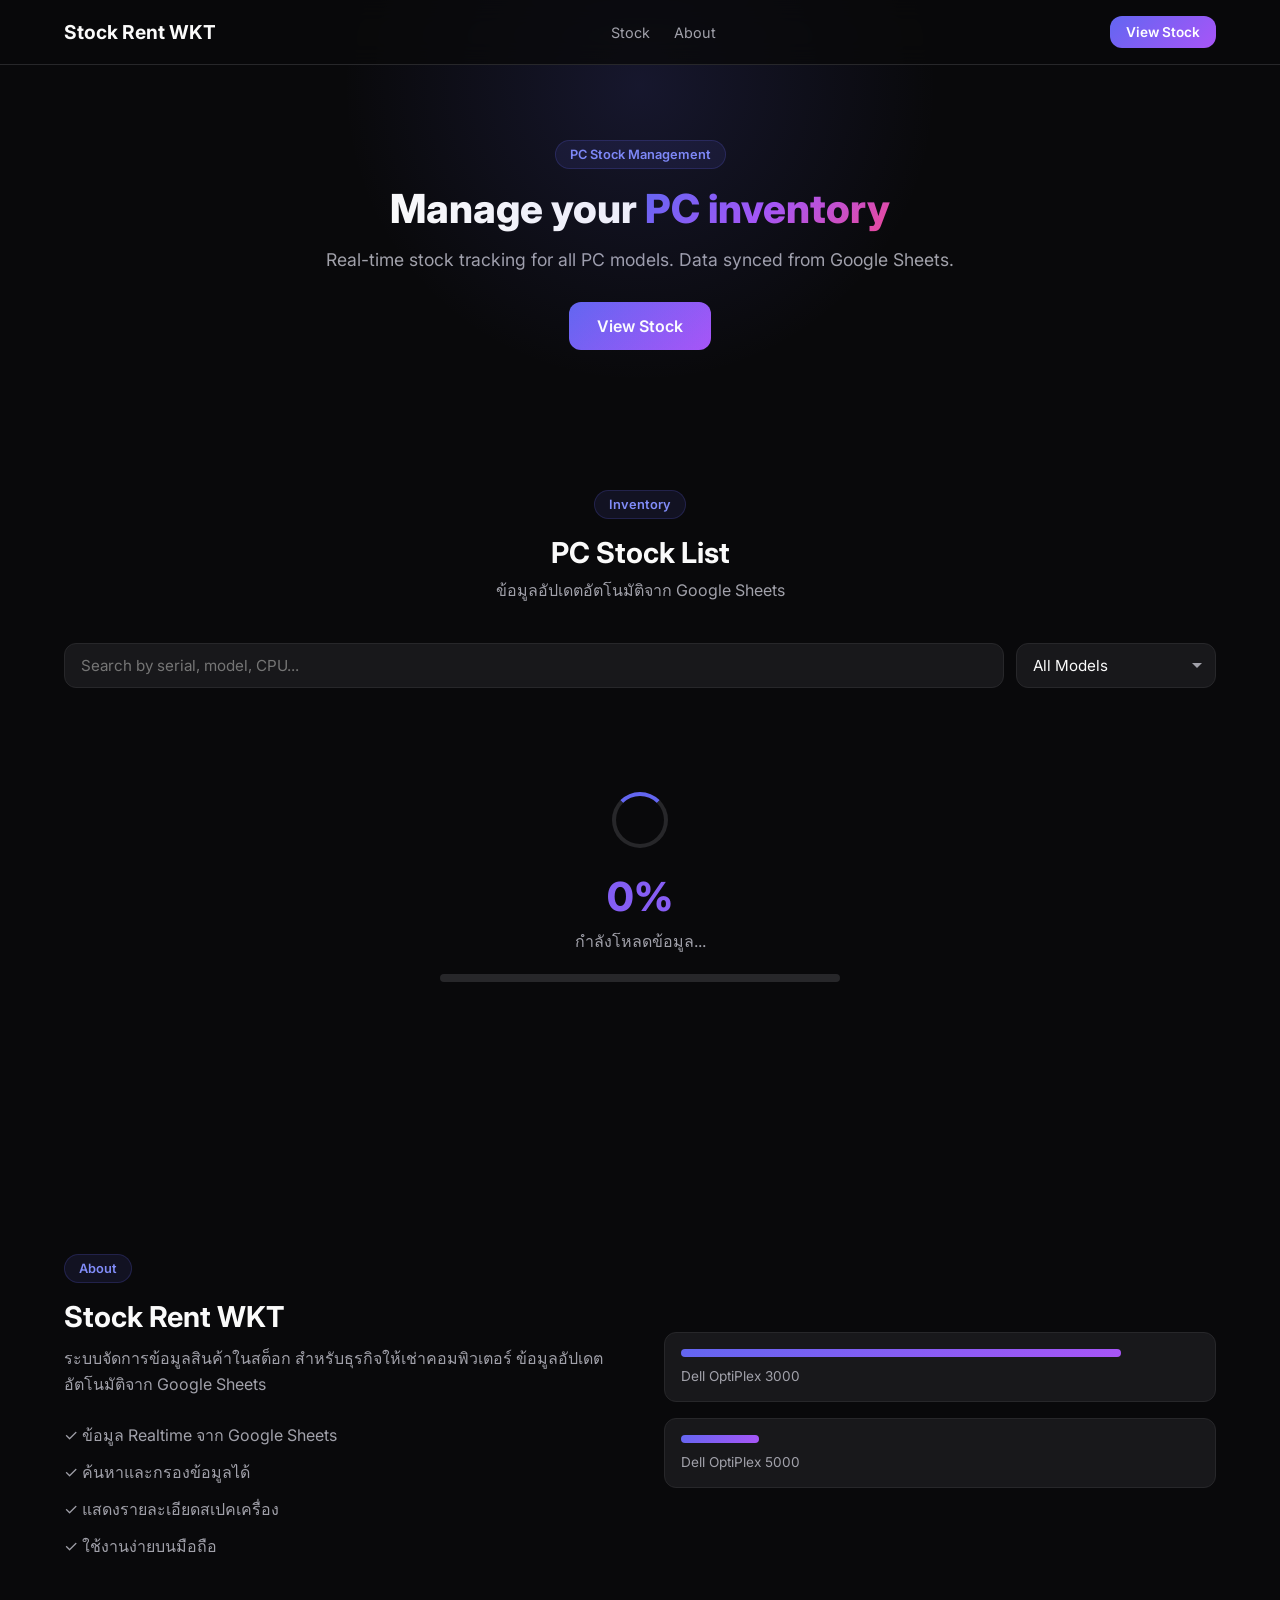
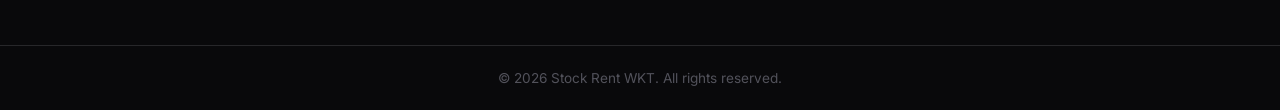
<file: index.html>
<!DOCTYPE html>
<html lang="th">
<head>
  <meta charset="UTF-8">
  <meta name="viewport" content="width=device-width, initial-scale=1.0">
  <title>Stock Rent WKT - PC Inventory</title>
  <link href="https://fonts.googleapis.com/css2?family=Inter:wght@400;500;600;700;800&display=swap" rel="stylesheet">
  <style>
    * { margin: 0; padding: 0; box-sizing: border-box; }
    body { font-family: 'Inter', sans-serif; background: #09090b; color: #fafafa; min-height: 100vh; }
    .navbar { position: fixed; top: 0; left: 0; right: 0; z-index: 100; padding: 16px 0; background: rgba(9,9,11,0.8); backdrop-filter: blur(12px); border-bottom: 1px solid #27272a; }
    .container { max-width: 1200px; margin: 0 auto; padding: 0 24px; }
    .nav-container { display: flex; align-items: center; justify-content: space-between; }
    .logo { font-size: 1.2rem; font-weight: 700; color: #fafafa; text-decoration: none; }
    .nav-links { display: flex; gap: 24px; list-style: none; }
    .nav-links a { color: #a1a1aa; text-decoration: none; font-size: 0.9rem; transition: color 0.2s; }
    .nav-links a:hover { color: #fafafa; }
    .mobile-toggle { display: none; background: none; border: none; cursor: pointer; padding: 8px; }
    .mobile-toggle span { display: block; width: 20px; height: 2px; background: #fafafa; margin: 4px 0; }
    .hero { padding: 140px 0 80px; text-align: center; position: relative; overflow: hidden; }
    .hero-glow { position: absolute; top: -50%; left: 50%; transform: translateX(-50%); width: 600px; height: 600px; background: radial-gradient(circle, rgba(99,102,241,0.15), transparent 70%); pointer-events: none; }
    .badge { display: inline-block; padding: 6px 14px; border-radius: 20px; font-size: 0.8rem; font-weight: 600; background: rgba(99,102,241,0.1); color: #818cf8; border: 1px solid rgba(99,102,241,0.2); margin-bottom: 16px; }
    .hero h1 { font-size: 2.5rem; font-weight: 800; line-height: 1.2; margin-bottom: 16px; }
    .gradient-text { background: linear-gradient(135deg, #6366f1, #a855f7, #ec4899); -webkit-background-clip: text; -webkit-text-fill-color: transparent; }
    .hero-desc { color: #a1a1aa; font-size: 1.1rem; margin-bottom: 32px; }
    .btn { display: inline-flex; align-items: center; padding: 12px 24px; border-radius: 12px; font-weight: 600; font-size: 0.95rem; cursor: pointer; border: none; font-family: inherit; text-decoration: none; transition: all 0.2s; }
    .btn-primary { background: linear-gradient(135deg, #6366f1, #a855f7); color: #fff; }
    .btn-primary:hover { transform: translateY(-1px); box-shadow: 0 0 30px rgba(99,102,241,0.5); }
    .stock-section { padding: 60px 0 100px; }
    .section-header { text-align: center; margin-bottom: 40px; }
    .section-header h2 { font-size: 1.8rem; font-weight: 700; margin-bottom: 8px; }
    .section-desc { color: #a1a1aa; }
    .controls { display: flex; gap: 12px; margin-bottom: 24px; flex-wrap: wrap; }
    .search-box { flex: 1; min-width: 200px; }
    .search-box input { width: 100%; padding: 12px 16px; border-radius: 12px; border: 1px solid #27272a; background: #18181b; color: #fafafa; font-size: 0.95rem; font-family: inherit; outline: none; }
    .search-box input:focus { border-color: #6366f1; }
    .filter-select { padding: 12px 16px; border-radius: 12px; border: 1px solid #27272a; background: #18181b; color: #fafafa; font-size: 0.95rem; font-family: inherit; outline: none; cursor: pointer; min-width: 200px; appearance: none; -webkit-appearance: none; background-image: url("data:image/svg+xml,%3Csvg xmlns='http://www.w3.org/2000/svg' width='12' height='12' viewBox='0 0 12 12'%3E%3Cpath fill='%23a1a1aa' d='M6 8L1 3h10z'/%3E%3C/svg%3E"); background-repeat: no-repeat; background-position: right 12px center; padding-right: 36px; }
    .loading { text-align: center; padding: 80px 0; }
    .spinner { width: 56px; height: 56px; border: 4px solid #27272a; border-top-color: #6366f1; border-radius: 50%; animation: spin 0.8s linear infinite; margin: 0 auto 24px; }
    @keyframes spin { to { transform: rotate(360deg); } }
    .loading .pct { font-size: 2.5rem; font-weight: 800; background: linear-gradient(135deg, #6366f1, #a855f7); -webkit-background-clip: text; -webkit-text-fill-color: transparent; margin-bottom: 8px; }
    .loading .sub { color: #a1a1aa; font-size: 1rem; margin-bottom: 20px; }
    .loading .detail { color: #52525b; font-size: 0.85rem; margin-top: 12px; }
    .progress-bar { width: 100%; max-width: 400px; height: 8px; background: #27272a; border-radius: 4px; margin: 0 auto; overflow: hidden; }
    .progress-fill { height: 100%; background: linear-gradient(135deg, #6366f1, #a855f7, #ec4899); border-radius: 4px; transition: width 0.3s ease; }
    .stock-table-wrapper { overflow-x: auto; border: 1px solid #27272a; border-radius: 16px; background: #18181b; }
    .stock-table { width: 100%; border-collapse: collapse; font-size: 0.9rem; }
    .stock-table th { padding: 14px 16px; text-align: left; font-weight: 600; color: #a1a1aa; background: #0f0f11; border-bottom: 1px solid #27272a; white-space: nowrap; }
    .stock-table td { padding: 12px 16px; border-bottom: 1px solid #1f1f23; }
    .stock-table tr:hover td { background: #1f1f23; }
    .serial-badge { display: inline-block; padding: 4px 10px; border-radius: 8px; background: rgba(99,102,241,0.1); color: #818cf8; font-size: 0.85rem; font-weight: 500; }
    .ram-badge { display: inline-block; padding: 4px 10px; border-radius: 8px; background: rgba(34,197,94,0.1); color: #22c55e; font-size: 0.85rem; font-weight: 500; }
    .defect-badge { display: inline-block; padding: 4px 10px; border-radius: 8px; background: rgba(239,68,68,0.1); color: #ef4444; font-size: 0.85rem; font-weight: 500; }
    .no-results { text-align: center; padding: 60px 0; color: #a1a1aa; }
    .about { padding: 80px 0; }
    .about-grid { display: grid; grid-template-columns: 1fr 1fr; gap: 48px; align-items: center; }
    .about-content h2 { font-size: 1.8rem; font-weight: 700; margin-bottom: 12px; }
    .about-content p { color: #a1a1aa; margin-bottom: 20px; line-height: 1.6; }
    .about-list { list-style: none; }
    .about-list li { padding: 6px 0; color: #a1a1aa; }
    .about-visual { display: flex; flex-direction: column; gap: 16px; }
    .visual-card { background: #18181b; border: 1px solid #27272a; border-radius: 12px; padding: 16px; }
    .visual-bar { height: 8px; background: linear-gradient(135deg, #6366f1, #a855f7); border-radius: 4px; margin-bottom: 8px; }
    .visual-card span { font-size: 0.85rem; color: #a1a1aa; }
    .footer { padding: 24px 0; border-top: 1px solid #27272a; text-align: center; color: #52525b; font-size: 0.85rem; }
    @media (max-width: 768px) {
      .hero h1 { font-size: 1.8rem; }
      .about-grid { grid-template-columns: 1fr; }
      .mobile-toggle { display: block; }
      .nav-links { display: none; }
    }
  </style>
</head>
<body>
  <nav class="navbar" id="navbar">
    <div class="container nav-container">
      <a href="#" class="logo">Stock Rent WKT</a>
      <ul class="nav-links" id="navLinks">
        <li><a href="#stock">Stock</a></li>
        <li><a href="#about">About</a></li>
      </ul>
      <a href="#stock" class="btn btn-primary" style="padding:8px 16px;font-size:0.85rem">View Stock</a>
      <button class="mobile-toggle" id="mobileToggle" aria-label="Menu">
        <span></span><span></span><span></span>
      </button>
    </div>
  </nav>

  <header class="hero">
    <div class="container">
      <div class="hero-content">
        <span class="badge">PC Stock Management</span>
        <h1>Manage your <span class="gradient-text">PC inventory</span></h1>
        <p class="hero-desc">Real-time stock tracking for all PC models. Data synced from Google Sheets.</p>
        <div class="hero-actions">
          <a href="#stock" class="btn btn-primary" style="padding:14px 28px;font-size:1rem">View Stock</a>
        </div>
      </div>
    </div>
    <div class="hero-glow"></div>
  </header>

  <section class="stock-section" id="stock">
    <div class="container">
      <div class="section-header">
        <span class="badge">Inventory</span>
        <h2>PC Stock List</h2>
        <p class="section-desc">ข้อมูลอัปเดตอัตโนมัติจาก Google Sheets</p>
      </div>

      <div class="controls">
        <div class="search-box">
          <input type="text" id="searchInput" placeholder="Search by serial, model, CPU...">
        </div>
        <div class="filter-select-wrap">
          <select class="filter-select" id="filterSelect">
            <option value="all">All Models</option>
          </select>
        </div>
      </div>

      <div class="loading" id="loading">
        <div class="spinner"></div>
        <div class="pct" id="loadPct">0%</div>
        <div class="sub" id="loadSub">กำลังโหลดข้อมูล...</div>
        <div class="progress-bar"><div class="progress-fill" id="loadBar" style="width:0%"></div></div>
        <div class="detail" id="loadDetail"></div>
      </div>

      <div class="stock-table-wrapper" id="stockTableWrapper" style="display:none">
        <table class="stock-table">
          <thead>
            <tr>
              <th>#</th>
              <th>Model</th>
              <th>Serial Number</th>
              <th>CPU</th>
              <th>RAM</th>
              <th>GPU</th>
              <th>Storage</th>
              <th>ตำหนิ</th>
            </tr>
          </thead>
          <tbody id="stockTableBody"></tbody>
        </table>
      </div>

      <div class="no-results" id="noResults" style="display:none">
        <p>ไม่พบข้อมูลที่ค้นหา</p>
      </div>
    </div>
  </section>

  <section class="about" id="about">
    <div class="container">
      <div class="about-grid">
        <div class="about-content">
          <span class="badge">About</span>
          <h2>Stock Rent WKT</h2>
          <p>ระบบจัดการข้อมูลสินค้าในสต็อก สำหรับธุรกิจให้เช่าคอมพิวเตอร์ ข้อมูลอัปเดตอัตโนมัติจาก Google Sheets</p>
          <ul class="about-list">
            <li>&#10003; ข้อมูล Realtime จาก Google Sheets</li>
            <li>&#10003; ค้นหาและกรองข้อมูลได้</li>
            <li>&#10003; แสดงรายละเอียดสเปคเครื่อง</li>
            <li>&#10003; ใช้งานง่ายบนมือถือ</li>
          </ul>
        </div>
        <div class="about-visual">
          <div class="visual-card">
            <div class="visual-bar" style="width: 85%"></div>
            <span>Dell OptiPlex 3000</span>
          </div>
          <div class="visual-card">
            <div class="visual-bar" style="width: 15%"></div>
            <span>Dell OptiPlex 5000</span>
          </div>
        </div>
      </div>
    </div>
  </section>

  <footer class="footer">
    <div class="container">
      <p>&copy; 2026 Stock Rent WKT. All rights reserved.</p>
    </div>
  </footer>

  <script>
  (function() {
    var allData = [];
    var currentFilter = 'all';
    var loadPct = document.getElementById('loadPct');
    var loadSub = document.getElementById('loadSub');
    var loadBar = document.getElementById('loadBar');
    var loadDetail = document.getElementById('loadDetail');

    document.getElementById('mobileToggle').onclick = function() {
      var nl = document.getElementById('navLinks');
      nl.style.display = nl.style.display === 'flex' ? 'none' : 'flex';
      if (nl.style.display === 'flex') { nl.style.flexDirection='column';nl.style.position='absolute';nl.style.top='100%';nl.style.left='0';nl.style.right='0';nl.style.background='rgba(9,9,11,0.95)';nl.style.padding='24px';nl.style.gap='16px'; }
    };
    document.querySelectorAll('a[href^="#"]').forEach(function(a) {
      a.onclick = function(e) { e.preventDefault(); var t = document.querySelector(a.getAttribute('href')); if (t) t.scrollIntoView({behavior:'smooth'}); };
    });
    document.getElementById('searchInput').oninput = renderTable;

    function csvRow(line) {
      var v=[],cur='',inQ=false;
      for(var c=0;c<line.length;c++){var ch=line[c];if(inQ){if(ch==='"'){if(c+1<line.length&&line[c+1]==='"'){cur+='"';c++;}else inQ=false;}else cur+=ch;}else{if(ch==='"')inQ=true;else if(ch===','){v.push(cur);cur='';}else cur+=ch;}}
      v.push(cur); return v;
    }

    function parseCSV(csv) {
      csv = csv.replace(/\r\n/g, '\n');
      var lines = csv.trim().split('\n');
      if (lines.length < 2) return [];
      var h = csvRow(lines[0]).map(function(x){return x.trim();});
      var mI=-1,sI=-1,rI=-1,stI=-1,dI=-1;
      for(var i=0;i<h.length;i++){
        if(h[i]==='Model')mI=i;else if(h[i]==='S/N')sI=i;else if(h[i]==='CPU')rI=i;
        else if(h[i]==='Ram')rI=i;else if(h[i]==='Storage')stI=i;else if(h[i]==='Defect')dI=i;
      }
      if(sI<0)return[];
      rI=h.indexOf('CPU');var raI=h.indexOf('Ram');stI=h.indexOf('Storage');
      var data=[];
      for(var i=1;i<lines.length;i++){
        if(!lines[i].trim())continue;
        var v=csvRow(lines[i]);
        var sn=(v[sI]||'').trim();if(!sn)continue;
        data.push({
          'Serial Number':sn,
          'CPU':rI>=0?(v[rI]||'').trim():'',
          'Ram':raI>=0?(v[raI]||'').trim():'',
          'Storage':stI>=0?(v[stI]||'').trim():'',
          'GPU':'',
          'Model':mI>=0?(v[mI]||'').trim():'',
          'ตำหนิ':dI>=0?(v[dI]||'').trim():'',
          '_sheetName':mI>=0?(v[mI]||'').trim():''
        });
      }
      return data;
    }

    function buildDropdown(names) {
      var cm={};
      allData.forEach(function(r){var n=r._sheetName||'?';cm[n]=(cm[n]||0)+1;});
      var fs=document.getElementById('filterSelect');
      fs.innerHTML='<option value="all">All Models ('+allData.length+')</option>';
      names.sort().forEach(function(n){
        var o=document.createElement('option');o.value=n;o.textContent=n+' ('+(cm[n]||0)+')';fs.appendChild(o);
      });
      fs.onchange=function(){currentFilter=fs.value;renderTable();};
    }

    function renderTable() {
      var s=document.getElementById('searchInput').value.toLowerCase();
      var f=allData;
      if(currentFilter!=='all')f=f.filter(function(d){return d._sheetName===currentFilter;});
      if(s)f=f.filter(function(d){return d['Serial Number']&&Object.values(d).some(function(v){return String(v).toLowerCase().indexOf(s)!==-1;});});
      var tw=document.getElementById('stockTableWrapper'),nr=document.getElementById('noResults');
      if(f.length===0){tw.style.display='none';nr.style.display='';return;}
      nr.style.display='none';tw.style.display='';
      var h=[];
      for(var i=0;i<f.length;i++){
        var r=f[i],df=r['ตำหนิ']||'',hs=r['CPU']||r['Ram'];
        h.push('<tr><td>'+(i+1)+'</td><td><span class="serial-badge">'+(r['Model']||'-')+'</span></td><td><span class="serial-badge">'+(r['Serial Number']||'-')+'</span></td><td>'+(r['CPU']||'-')+'</td><td><span class="ram-badge">'+(r['Ram']||'-')+'</span></td><td>'+(r['GPU']||'-')+'</td><td>'+(r['Storage']||'-')+'</td><td>'+(df?'<span class="defect-badge">'+df+'</span>':(hs?'<span style="color:#22c55e">OK</span>'))+'</td></tr>');
      }
      document.getElementById('stockTableBody').innerHTML=h.join('');
    }

    function setProgress(pct,sub,detail) {
      loadPct.textContent=pct+'%';loadSub.textContent=sub;loadBar.style.width=pct+'%';if(detail)loadDetail.textContent=detail;
    }

    var RAW_CSV_B64 = '[base64]';
    function init() {
      try {
        setProgress(10,'กำลังถอดรหัสข้อมูล...','');
        var raw;
        if (RAW_CSV_B64) {
          raw = decodeURIComponent(escape(atob(RAW_CSV_B64)));
        } else {
          raw = '';
        }
        setProgress(30,'กำลังแปลงข้อมูล...','');
        allData = parseCSV(raw);
        if (allData.length === 0) { loadPct.textContent='!'; loadSub.textContent='No data found'; return; }
      var sn=[],se={};
      allData.forEach(function(r){if(r._sheetName&&!se[r._sheetName]){se[r._sheetName]=true;sn.push(r._sheetName);}});
        buildDropdown(sn);
        setProgress(100,'เสร็จสิ้น! '+allData.length+' รายการ','');
        document.getElementById('loading').style.display='none';
        document.getElementById('stockTableWrapper').style.display='';
        renderTable();
      } catch(e) {
        loadPct.textContent='!';
        loadSub.textContent='Error: ' + e.message;
        loadDetail.textContent = e.stack || '';
        console.error('Init error:', e);
      }
    }
    init();
  })();
  </script>
</body>
</html>
</file>
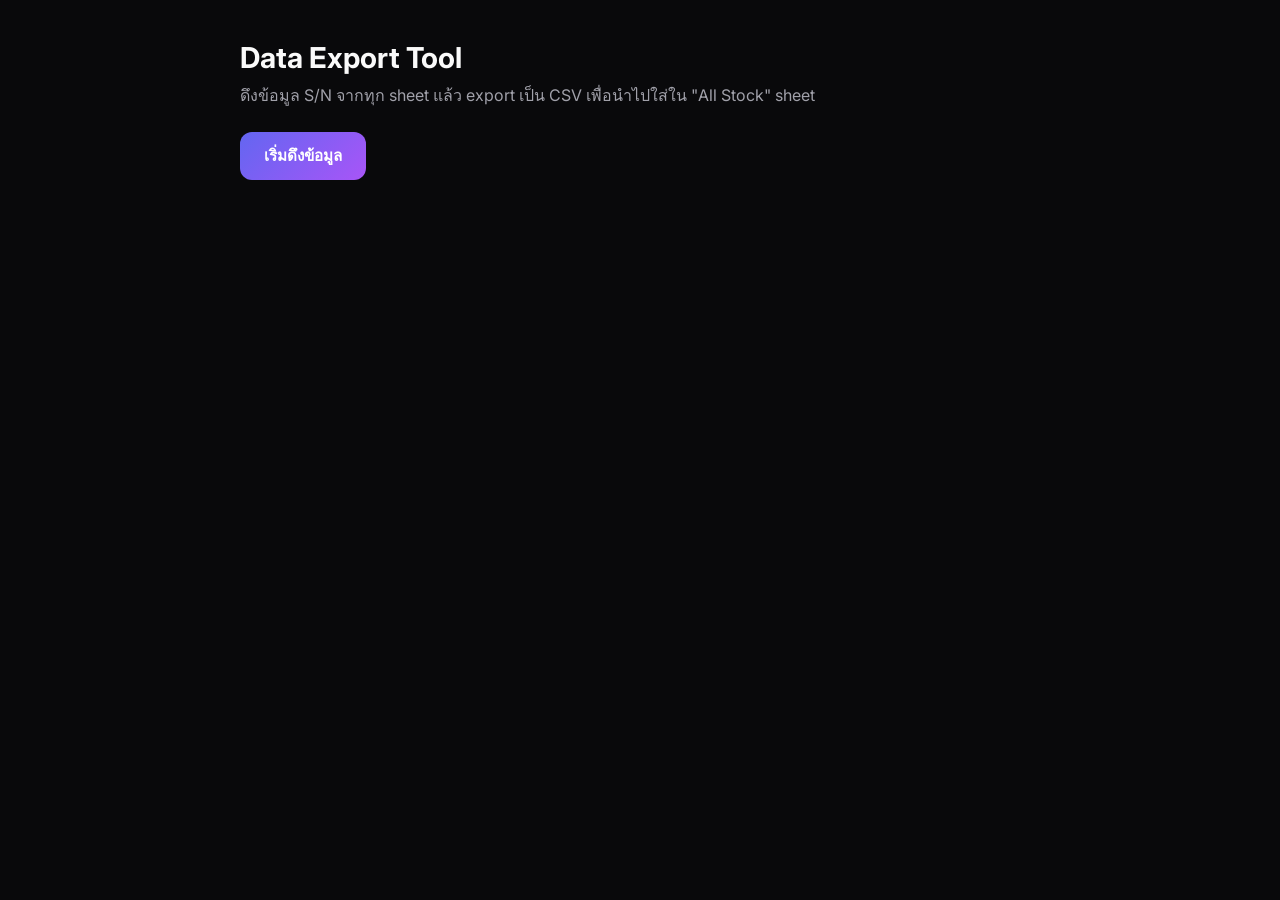
<file: export.html>
<!DOCTYPE html>
<html lang="th">
<head>
  <meta charset="UTF-8">
  <meta name="viewport" content="width=device-width, initial-scale=1.0">
  <title>Data Export Tool</title>
  <link href="https://fonts.googleapis.com/css2?family=Inter:wght@400;500;600;700&display=swap" rel="stylesheet">
  <style>
    * { margin: 0; padding: 0; box-sizing: border-box; }
    body { font-family: 'Inter', sans-serif; background: #09090b; color: #fafafa; padding: 40px 24px; }
    .container { max-width: 800px; margin: 0 auto; }
    h1 { font-size: 1.8rem; margin-bottom: 8px; }
    p { color: #a1a1aa; margin-bottom: 24px; }
    .btn { display: inline-flex; align-items: center; padding: 12px 24px; border-radius: 12px; font-weight: 600; font-size: 0.95rem; cursor: pointer; border: none; font-family: inherit; background: linear-gradient(135deg, #6366f1, #a855f7); color: #fff; transition: all 0.2s; }
    .btn:hover { transform: translateY(-1px); box-shadow: 0 0 30px rgba(99, 102, 241, 0.5); }
    .btn:disabled { opacity: 0.5; cursor: not-allowed; transform: none; }
    .status { margin-top: 20px; padding: 16px; background: #18181b; border: 1px solid #27272a; border-radius: 12px; }
    .status p { margin: 0; font-size: 0.9rem; }
    .progress-bar { width: 100%; height: 4px; background: #27272a; border-radius: 2px; margin-top: 12px; overflow: hidden; }
    .progress-fill { height: 100%; background: linear-gradient(135deg, #6366f1, #a855f7); border-radius: 2px; transition: width 0.3s; }
    .result { margin-top: 20px; padding: 16px; background: #18181b; border: 1px solid #22c55e; border-radius: 12px; display: none; }
    .result p { color: #22c55e; margin: 0; }
    a { color: #818cf8; }
  </style>
</head>
<body>
  <div class="container">
    <h1>Data Export Tool</h1>
    <p>ดึงข้อมูล S/N จากทุก sheet แล้ว export เป็น CSV เพื่อนำไปใส่ใน "All Stock" sheet</p>

    <button class="btn" id="exportBtn" onclick="startExport()">เริ่มดึงข้อมูล</button>

    <div class="status" id="status" style="display:none">
      <p id="statusText"></p>
      <div class="progress-bar"><div class="progress-fill" id="progressFill" style="width:0%"></div></div>
    </div>

    <div class="result" id="result">
      <p id="resultText"></p>
    </div>
  </div>

  <script>
    var BASE_URL = 'https://docs.google.com/spreadsheets/d/e/2PACX-1vRsdWvigWU2h6_sdXOrNN4ndvKO5qAu1QBDGa3jt1ID2YE3gmJdEueosz146DdH99qv0zmrKcQr-gWP';
    var PUB_HTML_URL = BASE_URL + '/pubhtml';

    function parseCSV(text) {
      var lines = text.trim().split('\n');
      if (lines.length < 2) return [];
      var rawHeaders = lines[0].split(',');
      var headers = rawHeaders.map(function(h) { return h.trim(); });
      var data = [];
      for (var i = 1; i < lines.length; i++) {
        var line = lines[i];
        if (!line.trim()) continue;
        var values = [];
        var current = '';
        var inQuotes = false;
        for (var c = 0; c < line.length; c++) {
          var ch = line[c];
          if (ch === '"') { inQuotes = !inQuotes; }
          else if (ch === ',' && !inQuotes) { values.push(current.trim()); current = ''; }
          else { current += ch; }
        }
        values.push(current.trim());
        if (values.length < 2) continue;
        var row = {};
        for (var h = 0; h < headers.length; h++) {
          row[headers[h]] = values[h] || '';
        }
        data.push(row);
      }
      return data;
    }

    async function startExport() {
      var btn = document.getElementById('exportBtn');
      var status = document.getElementById('status');
      var statusText = document.getElementById('statusText');
      var progressFill = document.getElementById('progressFill');
      var result = document.getElementById('result');

      btn.disabled = true;
      status.style.display = '';
      result.style.display = 'none';

      try {
        statusText.textContent = 'กำลังโหลดรายชื่อ sheets...';
        progressFill.style.width = '5%';

        var resp = await fetch(PUB_HTML_URL + '?_=' + Date.now());
        var html = await resp.text();
        var sheets = [];
        var regex = /items\.push\(\{name:\s*"([^"]+)"[^}]*gid:\s*"([^"]+)"/g;
        var match;
        while ((match = regex.exec(html)) !== null) {
          if (match[1] !== 'Total Product' && match[1] !== 'All Stock') {
            sheets.push({ name: match[1], gid: match[2] });
          }
        }

        var allRows = [];
        var total = sheets.length;
        var batchSize = 20;

        for (var i = 0; i < total; i += batchSize) {
          var batch = sheets.slice(i, i + batchSize);
          var results = await Promise.all(batch.map(function(s) {
            var url = BASE_URL + '/pub?output=csv&gid=' + s.gid + '&_t=' + Date.now();
            return fetch(url).then(function(r) { return r.ok ? r.text() : ''; }).catch(function() { return ''; });
          }));

          batch.forEach(function(s, idx) {
            var csv = results[idx];
            if (!csv.trim()) return;
            var rows = parseCSV(csv);
            var rawHeaders = rows.length > 0 ? Object.keys(rows[0]) : [];
            var snKey = null;
            var specKey = null;
            var defectKey = null;
            var refKey = null;

            for (var k in rows[0]) {
              if (k.trim() === 'S/N') snKey = k;
              if (k.trim() === 'Spec') specKey = k;
              if (k.trim() === 'ตำหนิ') defectKey = k;
              if (k.trim() === 'อ้างอิง') refKey = k;
            }

            rows.forEach(function(row) {
              var sn = snKey ? (row[snKey] || '').trim() : '';
              if (!sn) return;
              var spec = specKey ? (row[specKey] || '') : '';
              var defect = defectKey ? (row[defectKey] || '') : '';
              var ref = refKey ? (row[refKey] || '') : '';
              allRows.push({
                no: allRows.length + 1,
                sn: sn,
                spec: spec,
                quotation: '',
                dateStart: '',
                dateEnd: '',
                company: '',
                defect: defect,
                model: ref || s.name
              });
            });
          });

          var done = Math.min(i + batchSize, total);
          var pct = Math.round((done / total) * 100);
          statusText.textContent = 'กำลังดึงข้อมูล... ' + done + '/' + total + ' sheets (' + allRows.length + ' รายการ)';
          progressFill.style.width = pct + '%';
        }

        var csvContent = 'No.,S/N,Spec,Quotation No.,Date Start , Expire Date ,Company,ตำหนิ,อ้างอิง\n';
        allRows.forEach(function(r) {
          var spec = '"' + r.spec.replace(/"/g, '""') + '"';
          var defect = '"' + r.defect.replace(/"/g, '""') + '"';
          var model = '"' + r.model.replace(/"/g, '""') + '"';
          csvContent += r.no + ',' + r.sn + ',' + spec + ',,,,' + r.company + ',' + defect + ',' + model + '\n';
        });

        var blob = new Blob(['\uFEFF' + csvContent], { type: 'text/csv;charset=utf-8;' });
        var url = URL.createObjectURL(blob);
        var a = document.createElement('a');
        a.href = url;
        a.download = 'all_stock_export.csv';
        a.click();
        URL.revokeObjectURL(url);

        progressFill.style.width = '100%';
        statusText.textContent = 'เสร็จสิ้น!';
        result.style.display = '';
        document.getElementById('resultText').textContent = 'ดาวน์โหลด all_stock_export.csv แล้ว เปิด Google Sheets → "All Stock" sheet → File → Import → Upload → เลือกไฟล์ → Import location: Replace current sheet → Import data';

      } catch (err) {
        statusText.textContent = 'เกิดข้อผิดพลาด: ' + err.message;
        console.error(err);
      }

      btn.disabled = false;
    }
  </script>
</body>
</html>
</file>
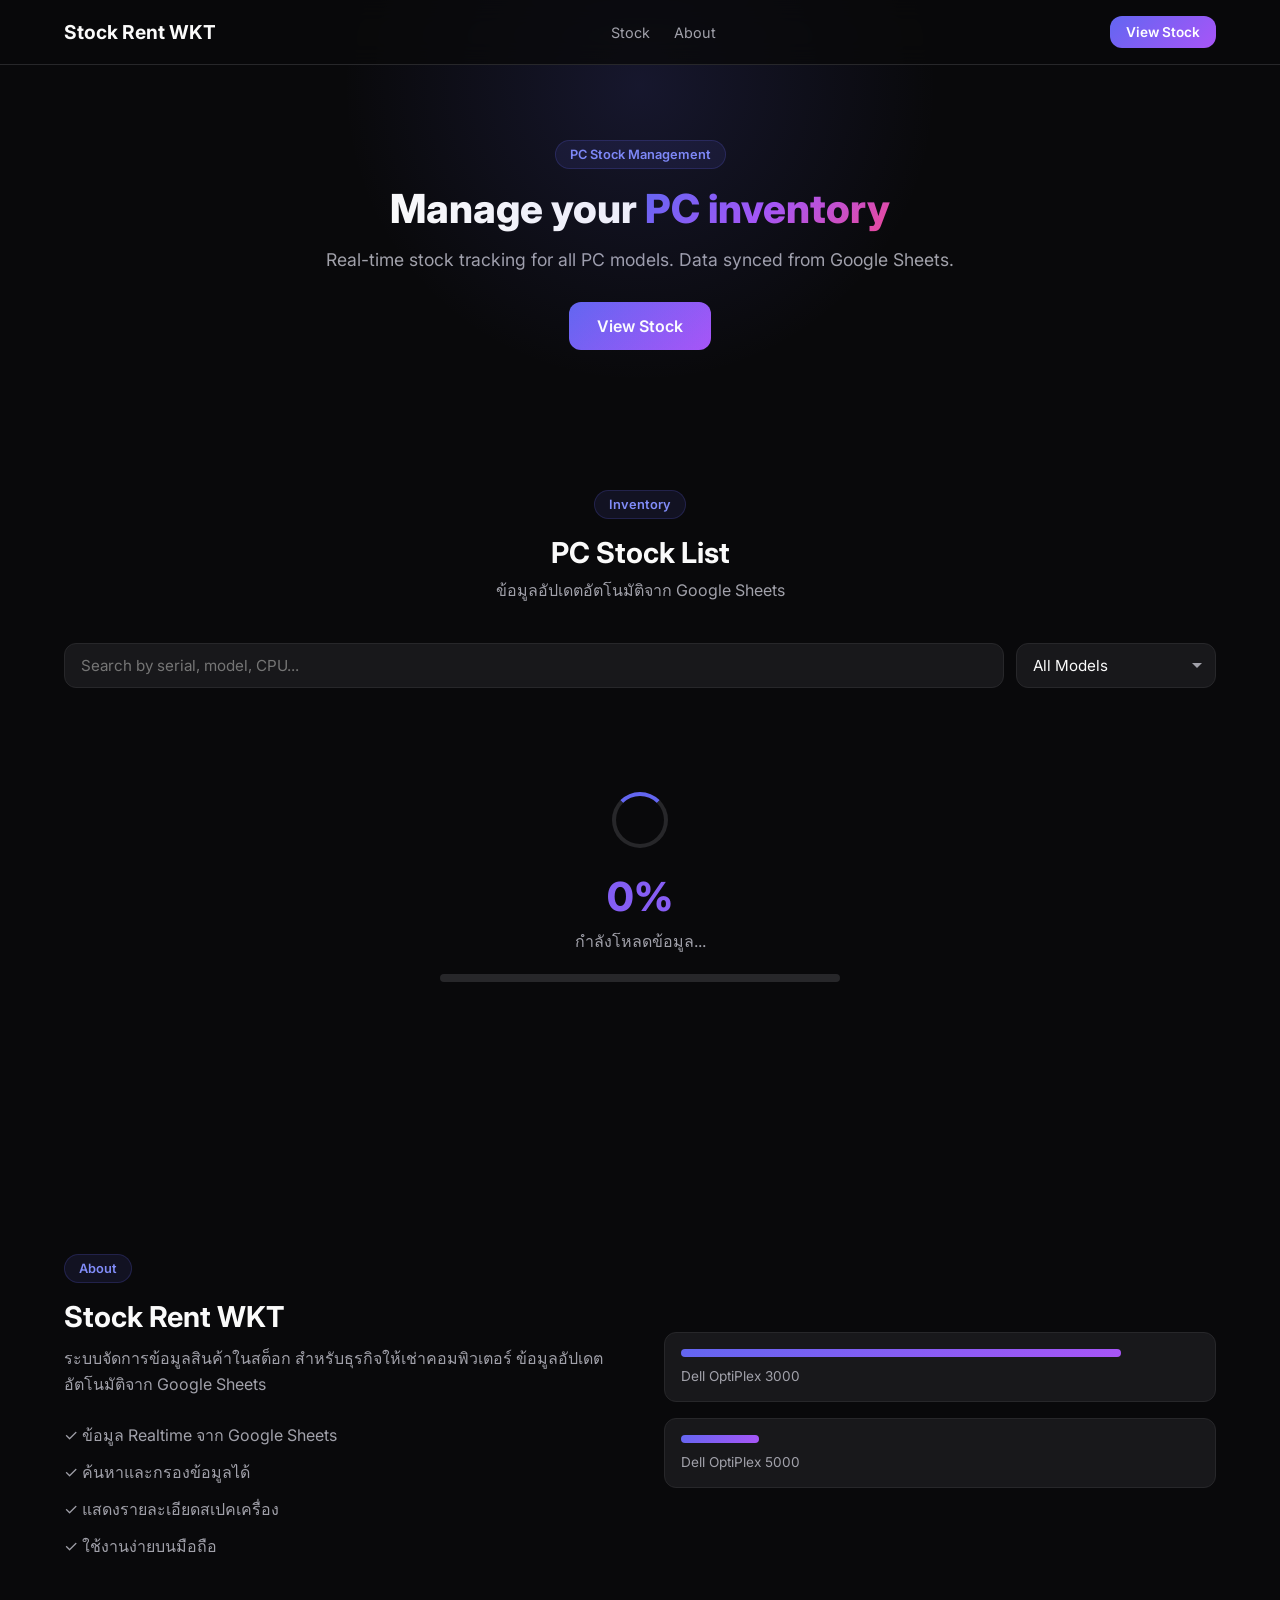
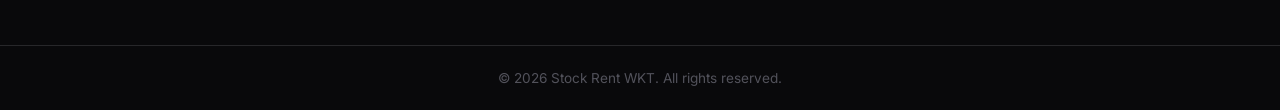
<file: template.html>
<!DOCTYPE html>
<html lang="th">
<head>
  <meta charset="UTF-8">
  <meta name="viewport" content="width=device-width, initial-scale=1.0">
  <title>Stock Rent WKT - PC Inventory</title>
  <link href="https://fonts.googleapis.com/css2?family=Inter:wght@400;500;600;700;800&display=swap" rel="stylesheet">
  <style>
    * { margin: 0; padding: 0; box-sizing: border-box; }
    body { font-family: 'Inter', sans-serif; background: #09090b; color: #fafafa; min-height: 100vh; }
    .navbar { position: fixed; top: 0; left: 0; right: 0; z-index: 100; padding: 16px 0; background: rgba(9,9,11,0.8); backdrop-filter: blur(12px); border-bottom: 1px solid #27272a; }
    .container { max-width: 1200px; margin: 0 auto; padding: 0 24px; }
    .nav-container { display: flex; align-items: center; justify-content: space-between; }
    .logo { font-size: 1.2rem; font-weight: 700; color: #fafafa; text-decoration: none; }
    .nav-links { display: flex; gap: 24px; list-style: none; }
    .nav-links a { color: #a1a1aa; text-decoration: none; font-size: 0.9rem; transition: color 0.2s; }
    .nav-links a:hover { color: #fafafa; }
    .mobile-toggle { display: none; background: none; border: none; cursor: pointer; padding: 8px; }
    .mobile-toggle span { display: block; width: 20px; height: 2px; background: #fafafa; margin: 4px 0; }
    .hero { padding: 140px 0 80px; text-align: center; position: relative; overflow: hidden; }
    .hero-glow { position: absolute; top: -50%; left: 50%; transform: translateX(-50%); width: 600px; height: 600px; background: radial-gradient(circle, rgba(99,102,241,0.15), transparent 70%); pointer-events: none; }
    .badge { display: inline-block; padding: 6px 14px; border-radius: 20px; font-size: 0.8rem; font-weight: 600; background: rgba(99,102,241,0.1); color: #818cf8; border: 1px solid rgba(99,102,241,0.2); margin-bottom: 16px; }
    .hero h1 { font-size: 2.5rem; font-weight: 800; line-height: 1.2; margin-bottom: 16px; }
    .gradient-text { background: linear-gradient(135deg, #6366f1, #a855f7, #ec4899); -webkit-background-clip: text; -webkit-text-fill-color: transparent; }
    .hero-desc { color: #a1a1aa; font-size: 1.1rem; margin-bottom: 32px; }
    .btn { display: inline-flex; align-items: center; padding: 12px 24px; border-radius: 12px; font-weight: 600; font-size: 0.95rem; cursor: pointer; border: none; font-family: inherit; text-decoration: none; transition: all 0.2s; }
    .btn-primary { background: linear-gradient(135deg, #6366f1, #a855f7); color: #fff; }
    .btn-primary:hover { transform: translateY(-1px); box-shadow: 0 0 30px rgba(99,102,241,0.5); }
    .stock-section { padding: 60px 0 100px; }
    .section-header { text-align: center; margin-bottom: 40px; }
    .section-header h2 { font-size: 1.8rem; font-weight: 700; margin-bottom: 8px; }
    .section-desc { color: #a1a1aa; }
    .controls { display: flex; gap: 12px; margin-bottom: 24px; flex-wrap: wrap; }
    .search-box { flex: 1; min-width: 200px; }
    .search-box input { width: 100%; padding: 12px 16px; border-radius: 12px; border: 1px solid #27272a; background: #18181b; color: #fafafa; font-size: 0.95rem; font-family: inherit; outline: none; }
    .search-box input:focus { border-color: #6366f1; }
    .filter-select { padding: 12px 16px; border-radius: 12px; border: 1px solid #27272a; background: #18181b; color: #fafafa; font-size: 0.95rem; font-family: inherit; outline: none; cursor: pointer; min-width: 200px; appearance: none; -webkit-appearance: none; background-image: url("data:image/svg+xml,%3Csvg xmlns='http://www.w3.org/2000/svg' width='12' height='12' viewBox='0 0 12 12'%3E%3Cpath fill='%23a1a1aa' d='M6 8L1 3h10z'/%3E%3C/svg%3E"); background-repeat: no-repeat; background-position: right 12px center; padding-right: 36px; }
    .loading { text-align: center; padding: 80px 0; }
    .spinner { width: 56px; height: 56px; border: 4px solid #27272a; border-top-color: #6366f1; border-radius: 50%; animation: spin 0.8s linear infinite; margin: 0 auto 24px; }
    @keyframes spin { to { transform: rotate(360deg); } }
    .loading .pct { font-size: 2.5rem; font-weight: 800; background: linear-gradient(135deg, #6366f1, #a855f7); -webkit-background-clip: text; -webkit-text-fill-color: transparent; margin-bottom: 8px; }
    .loading .sub { color: #a1a1aa; font-size: 1rem; margin-bottom: 20px; }
    .loading .detail { color: #52525b; font-size: 0.85rem; margin-top: 12px; }
    .progress-bar { width: 100%; max-width: 400px; height: 8px; background: #27272a; border-radius: 4px; margin: 0 auto; overflow: hidden; }
    .progress-fill { height: 100%; background: linear-gradient(135deg, #6366f1, #a855f7, #ec4899); border-radius: 4px; transition: width 0.3s ease; }
    .stock-table-wrapper { overflow-x: auto; border: 1px solid #27272a; border-radius: 16px; background: #18181b; }
    .stock-table { width: 100%; border-collapse: collapse; font-size: 0.9rem; }
    .stock-table th { padding: 14px 16px; text-align: left; font-weight: 600; color: #a1a1aa; background: #0f0f11; border-bottom: 1px solid #27272a; white-space: nowrap; }
    .stock-table td { padding: 12px 16px; border-bottom: 1px solid #1f1f23; }
    .stock-table tr:hover td { background: #1f1f23; }
    .serial-badge { display: inline-block; padding: 4px 10px; border-radius: 8px; background: rgba(99,102,241,0.1); color: #818cf8; font-size: 0.85rem; font-weight: 500; }
    .ram-badge { display: inline-block; padding: 4px 10px; border-radius: 8px; background: rgba(34,197,94,0.1); color: #22c55e; font-size: 0.85rem; font-weight: 500; }
    .defect-badge { display: inline-block; padding: 4px 10px; border-radius: 8px; background: rgba(239,68,68,0.1); color: #ef4444; font-size: 0.85rem; font-weight: 500; }
    .no-results { text-align: center; padding: 60px 0; color: #a1a1aa; }
    .about { padding: 80px 0; }
    .about-grid { display: grid; grid-template-columns: 1fr 1fr; gap: 48px; align-items: center; }
    .about-content h2 { font-size: 1.8rem; font-weight: 700; margin-bottom: 12px; }
    .about-content p { color: #a1a1aa; margin-bottom: 20px; line-height: 1.6; }
    .about-list { list-style: none; }
    .about-list li { padding: 6px 0; color: #a1a1aa; }
    .about-visual { display: flex; flex-direction: column; gap: 16px; }
    .visual-card { background: #18181b; border: 1px solid #27272a; border-radius: 12px; padding: 16px; }
    .visual-bar { height: 8px; background: linear-gradient(135deg, #6366f1, #a855f7); border-radius: 4px; margin-bottom: 8px; }
    .visual-card span { font-size: 0.85rem; color: #a1a1aa; }
    .footer { padding: 24px 0; border-top: 1px solid #27272a; text-align: center; color: #52525b; font-size: 0.85rem; }
    @media (max-width: 768px) {
      .hero h1 { font-size: 1.8rem; }
      .about-grid { grid-template-columns: 1fr; }
      .mobile-toggle { display: block; }
      .nav-links { display: none; }
    }
  </style>
</head>
<body>
  <nav class="navbar" id="navbar">
    <div class="container nav-container">
      <a href="#" class="logo">Stock Rent WKT</a>
      <ul class="nav-links" id="navLinks">
        <li><a href="#stock">Stock</a></li>
        <li><a href="#about">About</a></li>
      </ul>
      <a href="#stock" class="btn btn-primary" style="padding:8px 16px;font-size:0.85rem">View Stock</a>
      <button class="mobile-toggle" id="mobileToggle" aria-label="Menu">
        <span></span><span></span><span></span>
      </button>
    </div>
  </nav>

  <header class="hero">
    <div class="container">
      <div class="hero-content">
        <span class="badge">PC Stock Management</span>
        <h1>Manage your <span class="gradient-text">PC inventory</span></h1>
        <p class="hero-desc">Real-time stock tracking for all PC models. Data synced from Google Sheets.</p>
        <div class="hero-actions">
          <a href="#stock" class="btn btn-primary" style="padding:14px 28px;font-size:1rem">View Stock</a>
        </div>
      </div>
    </div>
    <div class="hero-glow"></div>
  </header>

  <section class="stock-section" id="stock">
    <div class="container">
      <div class="section-header">
        <span class="badge">Inventory</span>
        <h2>PC Stock List</h2>
        <p class="section-desc">ข้อมูลอัปเดตอัตโนมัติจาก Google Sheets</p>
      </div>

      <div class="controls">
        <div class="search-box">
          <input type="text" id="searchInput" placeholder="Search by serial, model, CPU...">
        </div>
        <div class="filter-select-wrap">
          <select class="filter-select" id="filterSelect">
            <option value="all">All Models</option>
          </select>
        </div>
      </div>

      <div class="loading" id="loading">
        <div class="spinner"></div>
        <div class="pct" id="loadPct">0%</div>
        <div class="sub" id="loadSub">กำลังโหลดข้อมูล...</div>
        <div class="progress-bar"><div class="progress-fill" id="loadBar" style="width:0%"></div></div>
        <div class="detail" id="loadDetail"></div>
      </div>

      <div class="stock-table-wrapper" id="stockTableWrapper" style="display:none">
        <table class="stock-table">
          <thead>
            <tr>
              <th>#</th>
              <th>Model</th>
              <th>Serial Number</th>
              <th>CPU</th>
              <th>RAM</th>
              <th>GPU</th>
              <th>Storage</th>
              <th>ตำหนิ</th>
            </tr>
          </thead>
          <tbody id="stockTableBody"></tbody>
        </table>
      </div>

      <div class="no-results" id="noResults" style="display:none">
        <p>ไม่พบข้อมูลที่ค้นหา</p>
      </div>
    </div>
  </section>

  <section class="about" id="about">
    <div class="container">
      <div class="about-grid">
        <div class="about-content">
          <span class="badge">About</span>
          <h2>Stock Rent WKT</h2>
          <p>ระบบจัดการข้อมูลสินค้าในสต็อก สำหรับธุรกิจให้เช่าคอมพิวเตอร์ ข้อมูลอัปเดตอัตโนมัติจาก Google Sheets</p>
          <ul class="about-list">
            <li>&#10003; ข้อมูล Realtime จาก Google Sheets</li>
            <li>&#10003; ค้นหาและกรองข้อมูลได้</li>
            <li>&#10003; แสดงรายละเอียดสเปคเครื่อง</li>
            <li>&#10003; ใช้งานง่ายบนมือถือ</li>
          </ul>
        </div>
        <div class="about-visual">
          <div class="visual-card">
            <div class="visual-bar" style="width: 85%"></div>
            <span>Dell OptiPlex 3000</span>
          </div>
          <div class="visual-card">
            <div class="visual-bar" style="width: 15%"></div>
            <span>Dell OptiPlex 5000</span>
          </div>
        </div>
      </div>
    </div>
  </section>

  <footer class="footer">
    <div class="container">
      <p>&copy; 2026 Stock Rent WKT. All rights reserved.</p>
    </div>
  </footer>

  <script>
  (function() {
    var allData = [];
    var currentFilter = 'all';
    var loadPct = document.getElementById('loadPct');
    var loadSub = document.getElementById('loadSub');
    var loadBar = document.getElementById('loadBar');
    var loadDetail = document.getElementById('loadDetail');

    document.getElementById('mobileToggle').onclick = function() {
      var nl = document.getElementById('navLinks');
      nl.style.display = nl.style.display === 'flex' ? 'none' : 'flex';
      if (nl.style.display === 'flex') { nl.style.flexDirection='column';nl.style.position='absolute';nl.style.top='100%';nl.style.left='0';nl.style.right='0';nl.style.background='rgba(9,9,11,0.95)';nl.style.padding='24px';nl.style.gap='16px'; }
    };
    document.querySelectorAll('a[href^="#"]').forEach(function(a) {
      a.onclick = function(e) { e.preventDefault(); var t = document.querySelector(a.getAttribute('href')); if (t) t.scrollIntoView({behavior:'smooth'}); };
    });
    document.getElementById('searchInput').oninput = renderTable;

    function csvRow(line) {
      var v=[],cur='',inQ=false;
      for(var c=0;c<line.length;c++){var ch=line[c];if(inQ){if(ch==='"'){if(c+1<line.length&&line[c+1]==='"'){cur+='"';c++;}else inQ=false;}else cur+=ch;}else{if(ch==='"')inQ=true;else if(ch===','){v.push(cur);cur='';}else cur+=ch;}}
      v.push(cur); return v;
    }

    function parseCSV(csv) {
      csv = csv.replace(/\r\n/g, '\n');
      var lines = csv.trim().split('\n');
      if (lines.length < 2) return [];
      var h = csvRow(lines[0]).map(function(x){return x.trim();});
      var mI=-1,sI=-1,rI=-1,stI=-1,dI=-1;
      for(var i=0;i<h.length;i++){
        if(h[i]==='Model')mI=i;else if(h[i]==='S/N')sI=i;else if(h[i]==='CPU')rI=i;
        else if(h[i]==='Ram')rI=i;else if(h[i]==='Storage')stI=i;else if(h[i]==='Defect')dI=i;
      }
      if(sI<0)return[];
      rI=h.indexOf('CPU');var raI=h.indexOf('Ram');stI=h.indexOf('Storage');
      var data=[];
      for(var i=1;i<lines.length;i++){
        if(!lines[i].trim())continue;
        var v=csvRow(lines[i]);
        var sn=(v[sI]||'').trim();if(!sn)continue;
        data.push({
          'Serial Number':sn,
          'CPU':rI>=0?(v[rI]||'').trim():'',
          'Ram':raI>=0?(v[raI]||'').trim():'',
          'Storage':stI>=0?(v[stI]||'').trim():'',
          'GPU':'',
          'Model':mI>=0?(v[mI]||'').trim():'',
          'ตำหนิ':dI>=0?(v[dI]||'').trim():'',
          '_sheetName':mI>=0?(v[mI]||'').trim():''
        });
      }
      return data;
    }

    function buildDropdown(names) {
      var cm={};
      allData.forEach(function(r){var n=r._sheetName||'?';cm[n]=(cm[n]||0)+1;});
      var fs=document.getElementById('filterSelect');
      fs.innerHTML='<option value="all">All Models ('+allData.length+')</option>';
      names.sort().forEach(function(n){
        var o=document.createElement('option');o.value=n;o.textContent=n+' ('+(cm[n]||0)+')';fs.appendChild(o);
      });
      fs.onchange=function(){currentFilter=fs.value;renderTable();};
    }

    function renderTable() {
      var s=document.getElementById('searchInput').value.toLowerCase();
      var f=allData;
      if(currentFilter!=='all')f=f.filter(function(d){return d._sheetName===currentFilter;});
      if(s)f=f.filter(function(d){return d['Serial Number']&&Object.values(d).some(function(v){return String(v).toLowerCase().indexOf(s)!==-1;});});
      var tw=document.getElementById('stockTableWrapper'),nr=document.getElementById('noResults');
      if(f.length===0){tw.style.display='none';nr.style.display='';return;}
      nr.style.display='none';tw.style.display='';
      var h=[];
      for(var i=0;i<f.length;i++){
        var r=f[i],df=r['ตำหนิ']||'',hs=r['CPU']||r['Ram'];
        h.push('<tr><td>'+(i+1)+'</td><td><span class="serial-badge">'+(r['Model']||'-')+'</span></td><td><span class="serial-badge">'+(r['Serial Number']||'-')+'</span></td><td>'+(r['CPU']||'-')+'</td><td><span class="ram-badge">'+(r['Ram']||'-')+'</span></td><td>'+(r['GPU']||'-')+'</td><td>'+(r['Storage']||'-')+'</td><td>'+(df?'<span class="defect-badge">'+df+'</span>':(hs?'<span style="color:#22c55e">OK</span>'))+'</td></tr>');
      }
      document.getElementById('stockTableBody').innerHTML=h.join('');
    }

    function setProgress(pct,sub,detail) {
      loadPct.textContent=pct+'%';loadSub.textContent=sub;loadBar.style.width=pct+'%';if(detail)loadDetail.textContent=detail;
    }

    var RAW_CSV_B64 = '';
    function init() {
      try {
        setProgress(10,'กำลังถอดรหัสข้อมูล...','');
        var raw;
        if (RAW_CSV_B64) {
          raw = decodeURIComponent(escape(atob(RAW_CSV_B64)));
        } else {
          raw = '';
        }
        setProgress(30,'กำลังแปลงข้อมูล...','');
        allData = parseCSV(raw);
        if (allData.length === 0) { loadPct.textContent='!'; loadSub.textContent='No data found'; return; }
      var sn=[],se={};
      allData.forEach(function(r){if(r._sheetName&&!se[r._sheetName]){se[r._sheetName]=true;sn.push(r._sheetName);}});
        buildDropdown(sn);
        setProgress(100,'เสร็จสิ้น! '+allData.length+' รายการ','');
        document.getElementById('loading').style.display='none';
        document.getElementById('stockTableWrapper').style.display='';
        renderTable();
      } catch(e) {
        loadPct.textContent='!';
        loadSub.textContent='Error: ' + e.message;
        loadDetail.textContent = e.stack || '';
        console.error('Init error:', e);
      }
    }
    init();
  })();
  </script>
</body>
</html>
</file>
